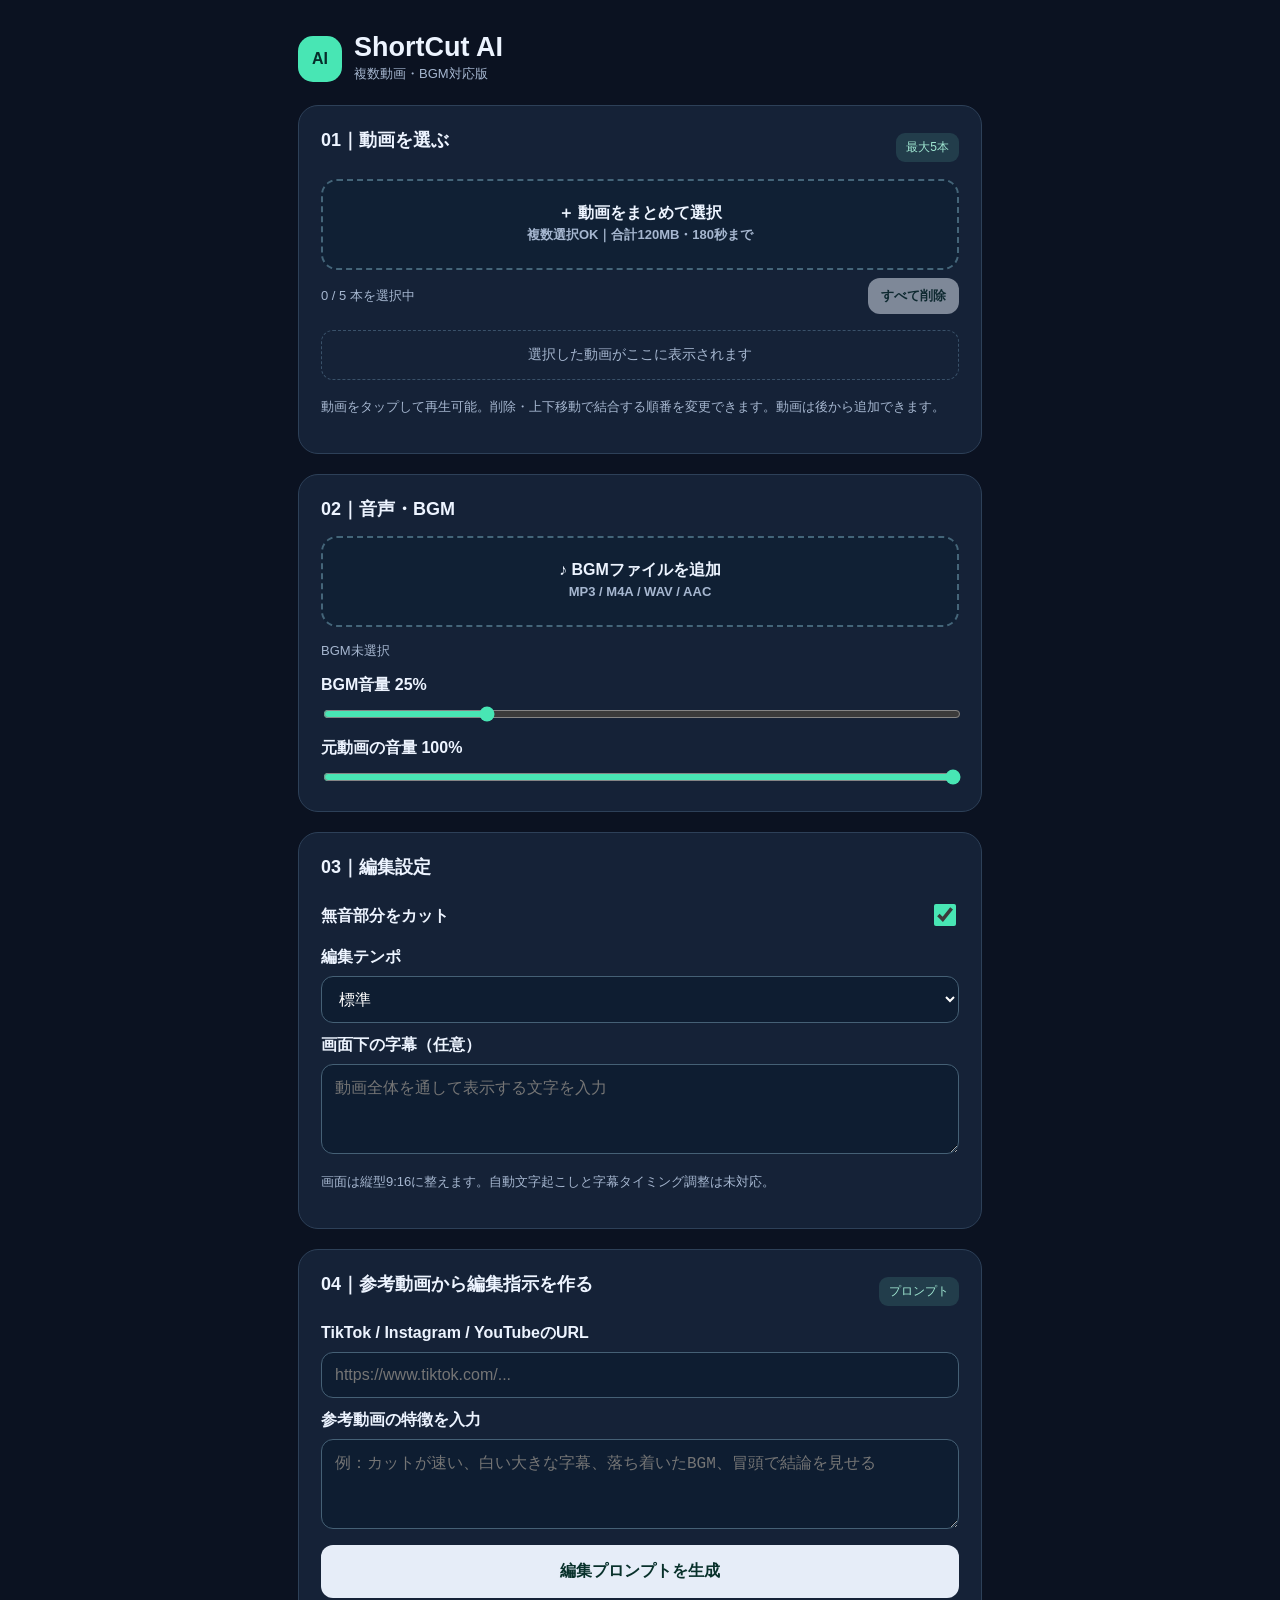
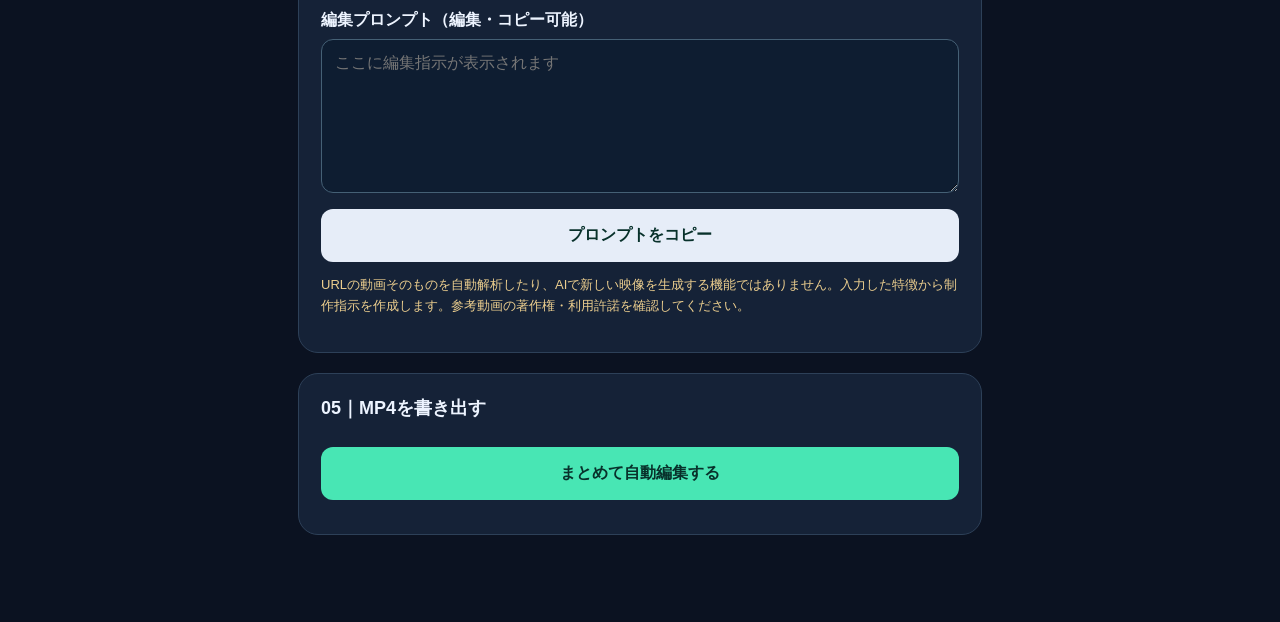
<file: static/index.html>
<!doctype html><html lang="ja"><head><meta charset="utf-8"><meta name="viewport" content="width=device-width,initial-scale=1,viewport-fit=cover"><title>ShortCut AI</title><style>*{box-sizing:border-box}body{margin:0;background:#0b1221;color:#edf4ff;font-family:-apple-system,BlinkMacSystemFont,"Helvetica Neue",sans-serif}main{max-width:720px;margin:auto;padding:32px 18px 80px}header{display:flex;gap:12px;align-items:center}.logo{background:#48e6b4;color:#062c2a;padding:14px;border-radius:15px;font-weight:800}h1{margin:0;font-size:27px}h2{font-size:18px;margin-top:0}small,.muted{color:#a6b7d0;font-size:13px;line-height:1.7}.card{background:#152237;border:1px solid #2d4058;border-radius:20px;padding:22px;margin-top:20px}label{display:block;margin:12px 0 8px;font-weight:600}.drop{display:block;border:2px dashed #446579;background:#102034;border-radius:16px;padding:22px;text-align:center;cursor:pointer}input[type=file]{display:none}textarea,input[type=url],select{width:100%;font-size:16px;padding:13px;color:#fff;background:#0e1d31;border:1px solid #456075;border-radius:12px}textarea{min-height:90px}input[type=range]{width:100%;accent-color:#48e6b4}button{width:100%;background:#48e6b4;border:0;border-radius:12px;padding:16px;font-size:16px;font-weight:700;color:#08312b;cursor:pointer;margin-top:12px}button:disabled{opacity:.5}.secondary{background:#e6edf8}.inline{display:flex;justify-content:space-between;align-items:center;gap:15px}input[type=checkbox]{width:22px;height:22px;accent-color:#48e6b4}.hidden{display:none}.chip{background:#223d4b;border-radius:9px;padding:6px 10px;color:#9fe6d1;font-size:12px}video{width:100%;max-height:300px;border-radius:12px;margin-top:12px}.status{white-space:pre-wrap;color:#b8d6e9;margin-top:12px}.clips{display:grid;gap:12px;margin:16px 0;padding:0;list-style:none}.clip-card{background:#101e31;border:1px solid #314b62;border-radius:16px;padding:12px;display:grid;grid-template-columns:110px minmax(0,1fr);gap:12px}.clip-card video{width:110px;aspect-ratio:9/12;object-fit:contain;background:#000;margin:0;border-radius:9px;max-height:155px}.clip-info{min-width:0}.clip-name{word-break:break-all;font-size:14px;font-weight:600}.clip-meta{font-size:12px;color:#a6b7d0;margin-top:5px}.clip-actions{display:flex;gap:7px;margin-top:12px;flex-wrap:wrap}.clip-actions button{width:auto;padding:9px 11px;font-size:13px;margin:0;border-radius:9px}.clip-actions .delete{background:#552b3c;color:#ffd4df}.clip-actions button:disabled{opacity:.3}.clips-empty{padding:15px;text-align:center;color:#a6b7d0;font-size:14px;border:1px dashed #395169;border-radius:12px}.warning{color:#ecce8e;font-size:13px;line-height:1.6}</style></head><body><main><header><div class="logo">AI</div><div><h1>ShortCut AI</h1><small>複数動画・BGM対応版</small></div></header><section class="card"><div class="inline"><h2>01｜動画を選ぶ</h2><span class="chip">最大5本</span></div><label class="drop" for="files">＋ 動画をまとめて選択<br><small>複数選択OK｜合計120MB・180秒まで</small></label><input id="files" type="file" accept="video/*" multiple><div class="inline"><span class="muted" id="clipcount">0 / 5 本を選択中</span><button type="button" id="clearclips" class="secondary" style="width:auto;padding:9px 13px;margin:0;font-size:13px">すべて削除</button></div><ol id="clips" class="clips" aria-live="polite"></ol><p class="muted">動画をタップして再生可能。削除・上下移動で結合する順番を変更できます。動画は後から追加できます。</p></section><section class="card"><h2>02｜音声・BGM</h2><label class="drop" for="music">♪ BGMファイルを追加<br><small>MP3 / M4A / WAV / AAC</small></label><input id="music" type="file" accept="audio/*,.mp3,.m4a,.wav,.aac"><p class="muted" id="musicname">BGM未選択</p><label for="musicvol">BGM音量 <span id="musicvalue">25%</span></label><input id="musicvol" type="range" min="0" max="100" value="25"><label for="originalvol">元動画の音量 <span id="originalvalue">100%</span></label><input id="originalvol" type="range" min="0" max="100" value="100"></section><section class="card"><h2>03｜編集設定</h2><div class="inline"><label for="silence">無音部分をカット</label><input id="silence" type="checkbox" checked></div><label for="style">編集テンポ</label><select id="style"><option value="standard">標準</option><option value="fast">テンポ重視</option><option value="relaxed">ゆったり</option></select><label for="caption">画面下の字幕（任意）</label><textarea id="caption" placeholder="動画全体を通して表示する文字を入力"></textarea><p class="muted">画面は縦型9:16に整えます。自動文字起こしと字幕タイミング調整は未対応。</p></section><section class="card"><div class="inline"><h2>04｜参考動画から編集指示を作る</h2><span class="chip">プロンプト</span></div><label for="reference">TikTok / Instagram / YouTubeのURL</label><input type="url" id="reference" placeholder="https://www.tiktok.com/..."><label for="description">参考動画の特徴を入力</label><textarea id="description" placeholder="例：カットが速い、白い大きな字幕、落ち着いたBGM、冒頭で結論を見せる"></textarea><button id="makeprompt" class="secondary" type="button">編集プロンプトを生成</button><label for="prompt">編集プロンプト（編集・コピー可能）</label><textarea id="prompt" rows="7" placeholder="ここに編集指示が表示されます"></textarea><button id="copy" class="secondary" type="button">プロンプトをコピー</button><p class="warning">URLの動画そのものを自動解析したり、AIで新しい映像を生成する機能ではありません。入力した特徴から制作指示を作成します。参考動画の著作権・利用許諾を確認してください。</p></section><section class="card"><h2>05｜MP4を書き出す</h2><button id="run" type="button">まとめて自動編集する</button><div class="status" id="status"></div><a id="download" class="hidden" download="shortcut-ai-edited.mp4"><button class="secondary" type="button">完成したMP4を保存</button></a></section></main><script>const $=id=>document.getElementById(id),files=$('files'),music=$('music');let selectedClips=[];let clipSeq=0;
function renderClips(){
 const list=$('clips');list.replaceChildren();$('clipcount').textContent=selectedClips.length+' / 5 本を選択中';
 $('clearclips').disabled=selectedClips.length===0;
 if(!selectedClips.length){const empty=document.createElement('div');empty.className='clips-empty';empty.textContent='選択した動画がここに表示されます';list.append(empty);return;}
 selectedClips.forEach((entry,index)=>{
 const item=document.createElement('li');item.className='clip-card';
 const video=document.createElement('video');video.src=entry.url;video.controls=true;video.playsInline=true;video.preload='metadata';video.setAttribute('aria-label',entry.file.name+' のプレビュー');
 const info=document.createElement('div');info.className='clip-info';
 const name=document.createElement('div');name.className='clip-name';name.textContent=(index+1)+'. '+entry.file.name;
 const meta=document.createElement('div');meta.className='clip-meta';meta.textContent=(entry.file.size/1048576).toFixed(1)+' MB';
 video.addEventListener('loadedmetadata',()=>{if(Number.isFinite(video.duration))meta.textContent=(entry.file.size/1048576).toFixed(1)+' MB / '+Math.round(video.duration)+' 秒';});
 const actions=document.createElement('div');actions.className='clip-actions';
 const remove=document.createElement('button');remove.type='button';remove.className='delete';remove.textContent='削除';remove.setAttribute('aria-label',entry.file.name+' を削除');remove.onclick=()=>{const idx=selectedClips.findIndex(x=>x.id===entry.id);if(idx<0)return;const [removed]=selectedClips.splice(idx,1);video.pause();URL.revokeObjectURL(removed.url);renderClips();};
 const up=document.createElement('button');up.type='button';up.className='secondary';up.textContent='↑ 前へ';up.disabled=index===0;up.onclick=()=>{[selectedClips[index-1],selectedClips[index]]=[selectedClips[index],selectedClips[index-1]];renderClips();};
 const down=document.createElement('button');down.type='button';down.className='secondary';down.textContent='↓ 後へ';down.disabled=index===selectedClips.length-1;down.onclick=()=>{[selectedClips[index+1],selectedClips[index]]=[selectedClips[index],selectedClips[index+1]];renderClips();};
 actions.append(up,down,remove);info.append(name,meta,actions);item.append(video,info);list.append(item);
 });
}
files.onchange=()=>{
 const incoming=[...files.files];files.value='';
 if(!incoming.length)return;
 const allowed=5-selectedClips.length;
 if(allowed<=0){$('status').textContent='動画は最大5本までです。不要な動画を削除してから追加してください。';return;}
 incoming.slice(0,allowed).forEach(f=>selectedClips.push({file:f,url:URL.createObjectURL(f),id:++clipSeq}));
 if(incoming.length>allowed)$('status').textContent='上限5本のため、追加できたのは'+allowed+'本です。';
 renderClips();
};
$('clearclips').onclick=()=>{for(const entry of selectedClips)URL.revokeObjectURL(entry.url);selectedClips=[];files.value='';renderClips();};
renderClips();music.onchange=()=>{$('musicname').textContent=music.files[0]?.name||'BGM未選択'};for(const [input,out] of [['musicvol','musicvalue'],['originalvol','originalvalue']])$(input).oninput=()=>$(out).textContent=$(input).value+'%';$('makeprompt').onclick=()=>{const url=$('reference').value.trim(),d=$('description').value.trim();if(!d){$('prompt').value='参考動画の字幕・テンポ・構成などの特徴を入力してください。';return}let style=/テンポ|速い|短い|切り替え/.test(d)?'fast':/落ち着|ゆっくり|静か/.test(d)?'relaxed':'standard';$('style').value=style;$('prompt').value='【目的】オリジナルのショート動画を作る。\n【参考URL】'+(url||'指定なし')+'\n【参考にする演出】'+d+'\n【素材】自分が使用許諾を得た動画・BGMを使用する。\n【編集指示】9:16の縦動画にし、複数クリップを選択順に結合。冒頭で注意を引き、不要な無音は短縮。字幕の見やすさと音量バランスを優先する。\n【テンポ】'+$('style').selectedOptions[0].text+'\n【注意】元動画の映像・音楽・テロップを無断複製せず、構成や雰囲気を参考にした独自の内容にする。';};$('copy').onclick=async()=>{try{await navigator.clipboard.writeText($('prompt').value);$('status').textContent='プロンプトをコピーしました'}catch{$('prompt').select();$('status').textContent='プロンプトを選択したのでコピーしてください'}};$('run').onclick=async()=>{const chosen=selectedClips.map(x=>x.file);if(!chosen.length){$('status').textContent='先に動画を選んでください';return}if(chosen.length>5){$('status').textContent='動画は5本までです';return}const data=new FormData();chosen.forEach(f=>data.append('files',f));if(music.files[0])data.append('music',music.files[0]);data.append('remove_silence',$('silence').checked);data.append('style',$('style').value);data.append('caption',$('caption').value);data.append('music_volume',+$('musicvol').value/100);data.append('original_volume',+$('originalvol').value/100);$('run').disabled=true;$('download').classList.add('hidden');$('status').textContent='動画を編集しています。画面を閉じずにお待ちください。';try{let r=await fetch('/api/process',{method:'POST',body:data});if(!r.ok){const e=await r.json().catch(()=>({detail:r.status}));throw new Error(e.detail)}let b=await r.blob();$('download').href=URL.createObjectURL(b);$('download').classList.remove('hidden');$('status').textContent='編集完了！ MP4を保存できます。'}catch(e){$('status').textContent='エラー：'+e.message}finally{$('run').disabled=false}};</script></body></html>
</file>
